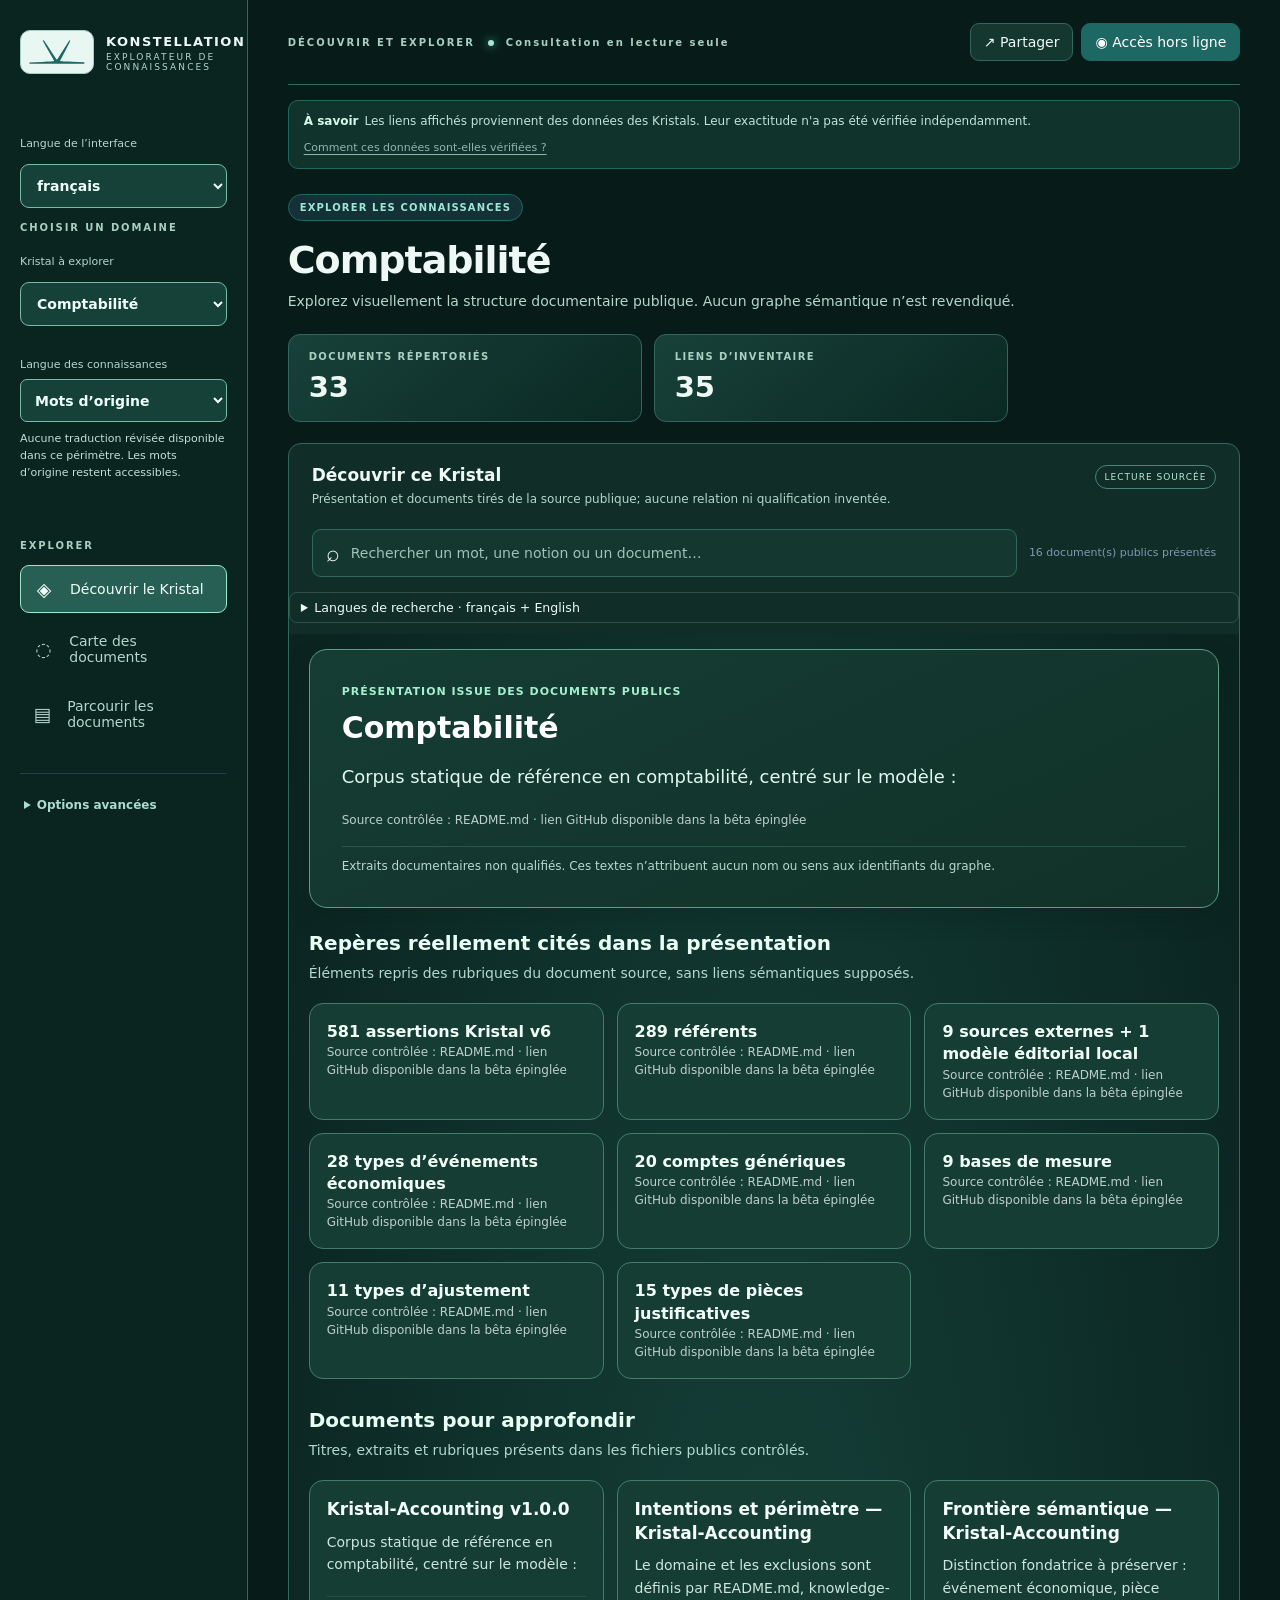
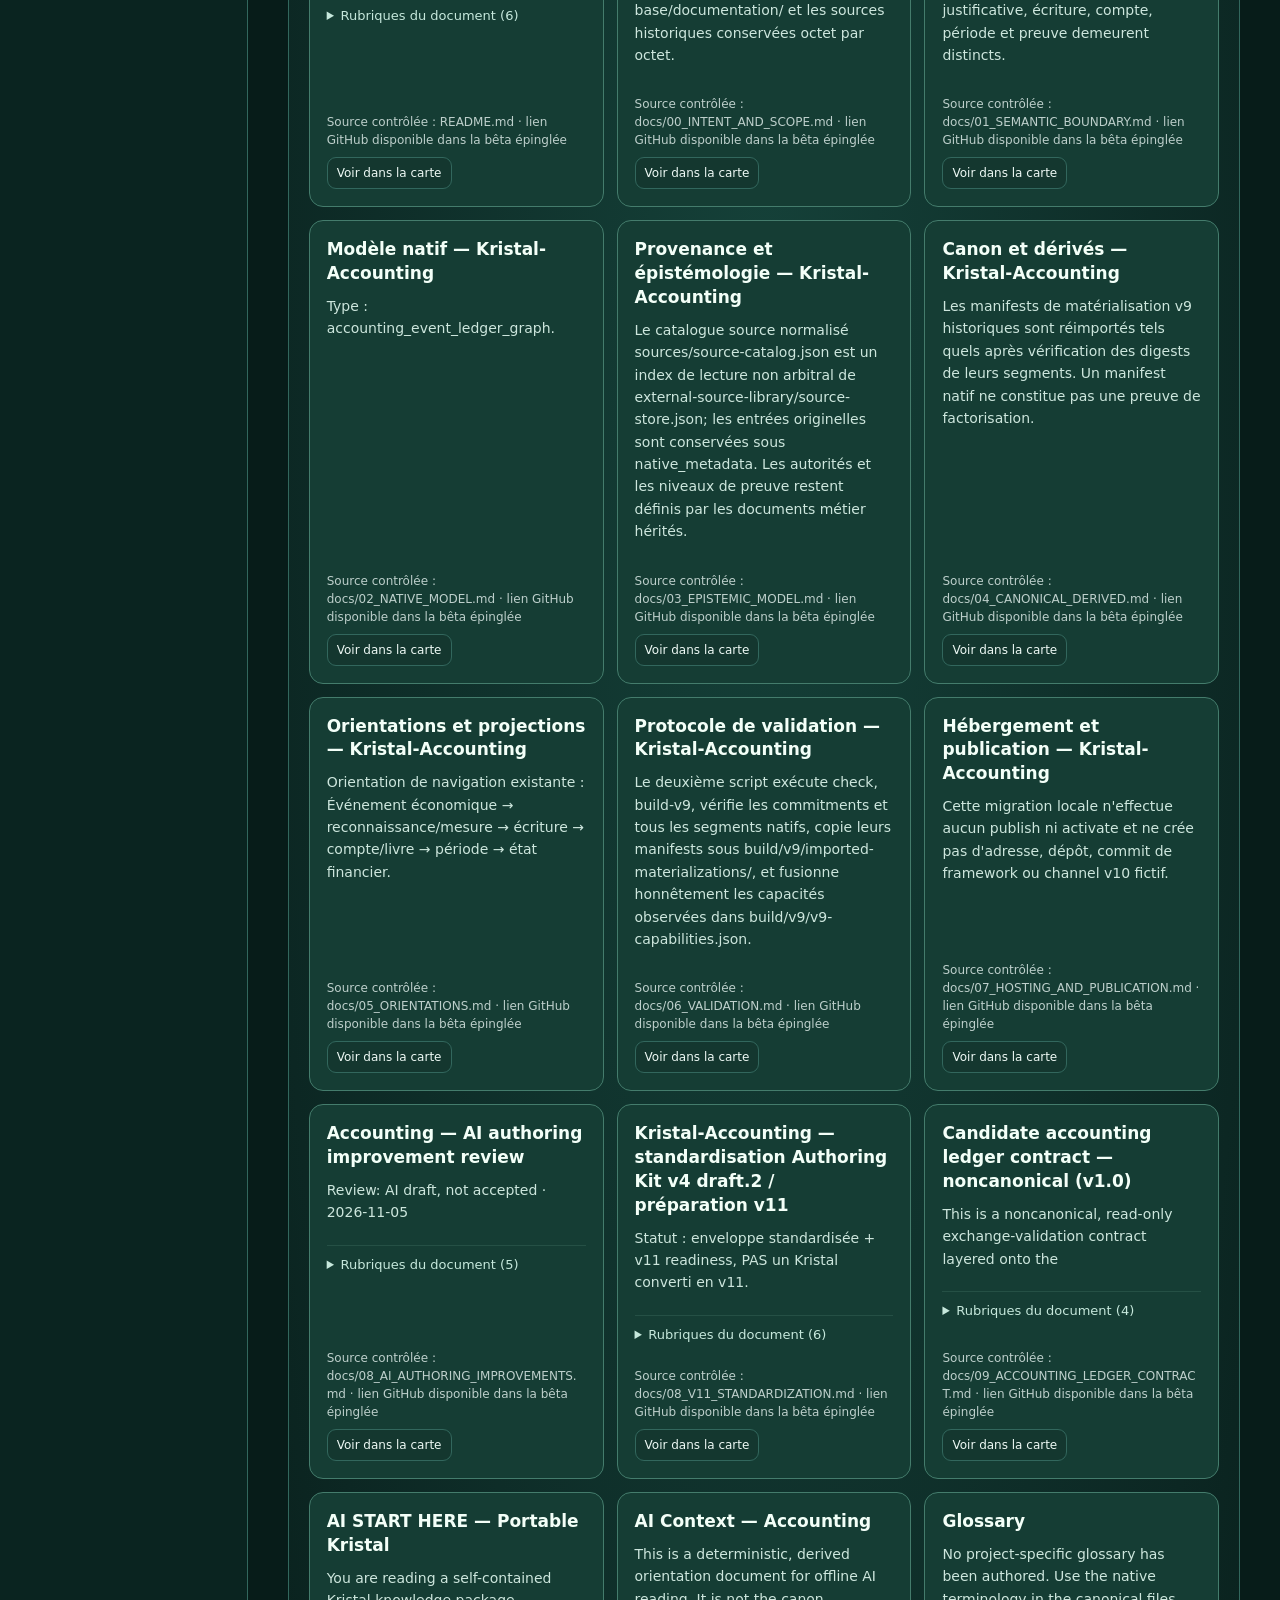
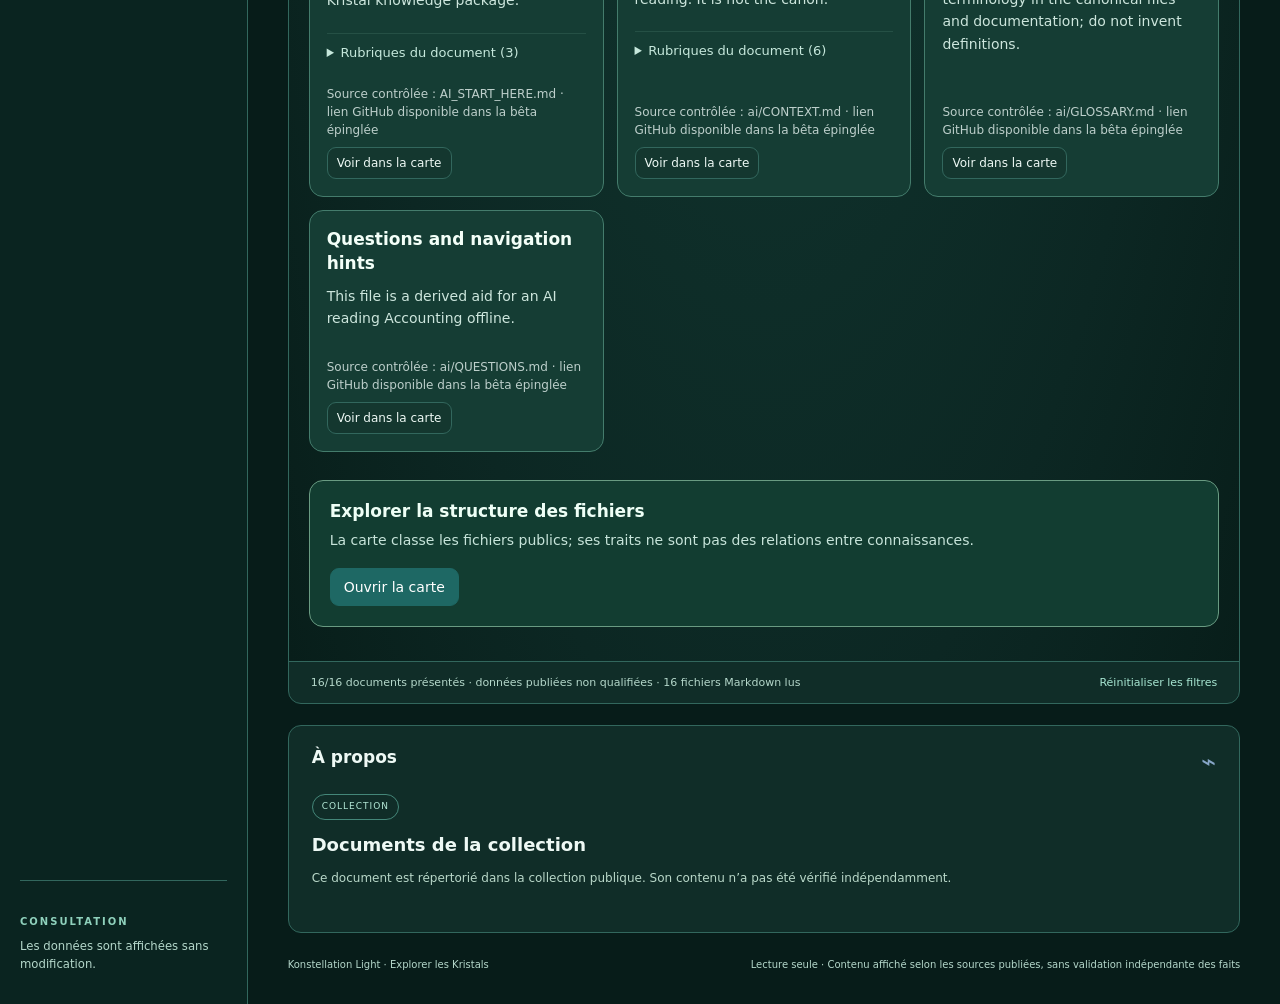
<file: light/site/index.html>
<!doctype html>
<html lang="fr">
<head>
  <meta charset="utf-8" />
  <meta name="viewport" content="width=device-width, initial-scale=1" />
  <meta name="color-scheme" content="dark" />
  <meta name="theme-color" content="#1e6864" />
  <meta http-equiv="Content-Security-Policy" content="default-src 'self'; script-src 'self'; style-src 'self'; connect-src 'self'; img-src 'self' data:; font-src 'self'; object-src 'none'; base-uri 'self'; form-action 'none'" />
  <meta name="description" content="Explorez les notions et les liens entre les connaissances des Kristals publics. Consultation en lecture seule." />
  <title>Konstellation Light · Kristal Explorer</title>
  <link rel="icon" type="image/svg+xml" href="./assets/logo_k.svg" />
  <link rel="stylesheet" href="./style.css" />
  <link rel="stylesheet" href="./visual-v17.css" />
  <link rel="stylesheet" href="./visual-v19.css" />
  <link rel="stylesheet" href="./visual-v20.css" />
  <link rel="stylesheet" href="./visual-v21.css" />
  <script type="module" src="./app.js"></script>
</head>
<body>
<div class="shell">
  <aside class="rail">
    <div class="brand"><img class="brand-logo" src="./assets/logo_k.svg" width="74" height="44" alt="Symbole Konstellation" /><div><strong>KONSTELLATION</strong><small data-ui="brand">EXPLORATEUR DE CONNAISSANCES</small></div></div>
    <label class="field-label" for="ui-language" data-ui="ui">Langue de l’interface</label><select id="ui-language" data-ui-aria="ui"></select><small id="ui-language-note" data-ui="partial"></small><div class="rail-label" data-ui="domain">CHOISIR UN DOMAINE</div>
    <label class="field-label" for="collection" data-ui="collection">Kristal à explorer</label>
    <select id="collection" data-ui-aria="collection" aria-label="Choisir un Kristal"><option>Chargement…</option></select>
    <div id="revision-row" class="revision-row" hidden>
      <label class="field-label" for="revision" data-ui="version">Version</label>
      <select id="revision" data-ui-aria="version" aria-label="Choisir une version"><option>—</option></select>
    </div>
    <div class="localization-row" id="localization-row"><label class="field-label" for="localization" data-ui="knowledge">Langue des connaissances</label><select id="localization" data-ui-aria="knowledge" aria-label="Langue des notions et définitions"></select><small id="localization-status" role="status" aria-live="polite"></small></div>
    <div class="rail-label views-label" data-ui="explore">EXPLORER</div>
    <nav aria-label="Explorer"><button type="button" class="view" data-lens="discover" data-ui-tail="discover"><span>◈</span> Découvrir le Kristal</button><button type="button" class="view active" data-lens="constellation" data-ui-tail="map"><span>◌</span> Explorer la carte</button><button type="button" class="view" data-lens="registry" data-ui-tail="registry"><span>▤</span> Explorer les notions</button></nav>
    <details id="advanced-tools" class="advanced-tools"><summary data-ui="advanced">Options avancées</summary>
      <nav aria-label="Vues avancées"><button type="button" class="view" data-lens="trace" data-ui-tail="trace"><span>◇</span> Vérification des données</button><button type="button" class="view" data-lens="compare" id="compare-tab" hidden data-ui-tail="compare"><span>⇆</span> Comparer les versions</button></nav>
      <label class="advanced-toggle" for="show-unnamed" data-ui-tail="unnamed"><input type="checkbox" id="show-unnamed" /> Explorer individuellement les notions sans nom (avancé)</label>
    </details>
    <div class="rail-bottom"><p>CONSULTATION</p><small data-ui="readOnlyNote">Les données sont affichées sans modification.</small></div>
  </aside>
  <main class="main">
    <header class="top"><div class="eyebrow">DÉCOUVRIR ET EXPLORER <span class="live-dot"></span> <span id="mode-label">Consultation des Kristals</span></div><div class="top-actions"><a id="back-ekole" class="button ghost" href="#" hidden>← Retour à Ekole</a><button id="share" type="button" class="button ghost" data-ui="share">↗ Partager</button><button id="offline" type="button" class="button accent" data-ui="offline">◉ Accès hors ligne</button></div></header>
    <div class="c4-disclosure" role="note">
      <strong data-ui="notice">À savoir</strong><span data-ui="noticeBody">Les liens affichés proviennent des données des Kristals. Leur exactitude n'a pas été vérifiée indépendamment.</span>
      <details><summary data-ui="noticeQuestion">Comment ces données sont-elles vérifiées ?</summary>
        <p data-ui="noticeDetail">Les fichiers sont contrôlés pour détecter les modifications accidentelles. Ce contrôle ne prouve ni l'exactitude de chaque information, ni la validation de sa publication. Les données d'origine ne sont pas modifiées.</p>
      </details>
    </div>
    <section class="heading"><div><div class="chip">EXPLORER LES CONNAISSANCES</div><h1 id="title" data-ui="choose">Choisissez un Kristal</h1><p id="subtitle">Découvrez les notions et leurs liens.</p></div></section>
    <section class="metrics" aria-label="Contenu du Kristal"><div class="metric"><span id="metric-members-label">ÉLÉMENTS NOMMÉS</span><strong id="metric-members">—</strong></div><div class="metric"><span id="metric-relations-label">LIENS DÉCLARÉS</span><strong id="metric-relations">—</strong></div></section>
    <section class="workspace"><div class="explore"><div class="panel-heading"><div><h2 id="panel-title">Carte des connaissances</h2><p id="panel-hint">Cliquez sur une bulle pour explorer ses liens.</p></div><span class="view-tag" id="view-tag">CARTE</span><a id="open-full" class="embed-open" href="./" data-ui="full">↗ Plein écran</a></div><div class="search-row"><label class="search"><span aria-hidden="true">⌕</span><input id="search" data-ui-placeholder="search" type="search" placeholder="Rechercher un mot, une notion ou un document…" aria-label="Rechercher dans le Kristal" autocomplete="off" /></label><span id="count" class="results"></span></div><details id="search-languages" class="search-languages"><summary id="search-language-summary">Langues de recherche · Français + English</summary><div class="search-language-content"><p id="search-language-defaults"></p><label for="search-language-add" data-ui="add">Ajouter une langue disponible</label><select id="search-language-add"><option value="">—</option></select><div id="search-language-extras" class="search-language-extras"></div><button type="button" id="search-language-reset" class="button ghost" data-ui="resetLang">Rétablir les langues par défaut</button><label class="search-original" data-ui-tail="original"><input type="checkbox" id="search-original" /> Inclure les textes d’origine (langue non déclarée)</label><small id="search-language-status" role="status" aria-live="polite"></small></div></details><div id="graph-controls" class="graph-controls"><label for="satellites">Voisins lisibles par page <strong id="satellites-count">6</strong></label><input type="range" id="satellites" min="3" max="8" step="1" value="6" aria-label="Nombre maximal de bulles autour de la notion centrale"/><button id="graph-back" type="button" class="button ghost" disabled data-ui="back">← Précédent</button><button id="graph-home" type="button" class="button ghost" data-ui="home">⌂ Départ</button></div><div id="reader-trail" class="v19-trail" aria-label="Historique de navigation" hidden></div><div id="visual" class="visual" aria-live="polite"><div class="loading" data-ui="loading">Chargement du catalogue…</div></div><div class="panel-foot"><span id="truncation">Affichage progressif</span><button id="reset" type="button" class="link-button" data-ui="reset">Réinitialiser les filtres</button></div></div><aside class="inspector" aria-label="À propos de l'élément sélectionné"><div class="panel-heading"><h2 data-ui="about">À propos</h2><span class="inspector-icon">⌁</span></div><div id="inspection" class="inspection"><p>Choisissez une notion pour voir sa description et ses liens.</p></div></aside></section>
    <footer class="footer"><span>Konstellation Light · Explorer les Kristals</span><span data-ui="footer">Lecture seule · Contenu affiché selon les sources publiées, sans validation indépendante des faits</span></footer>
  </main>
</div>
<div id="toast" role="status" aria-live="polite" class="toast" hidden></div>
</body>
</html>
</file>
<file: light/site/style.css>
:root{--brand:#1e6864;--brand-hover:#277d78;--brand-light:#9fe1d3;--brand-soft:#153c39;font-family:Inter,ui-sans-serif,system-ui,-apple-system,BlinkMacSystemFont,"Segoe UI",sans-serif;color:#e6ebf4;background:#0b101c;font-synthesis:none;font-size:14px}*{box-sizing:border-box}body{margin:0;min-height:100vh}button,input,select{font:inherit}button{cursor:pointer}a{color:var(--brand-light)}button:focus-visible,input:focus-visible,select:focus-visible,a:focus-visible,[tabindex]:focus-visible{outline:2px solid var(--brand-light);outline-offset:3px}.shell{display:grid;grid-template-columns:248px minmax(0,1fr);min-height:100vh}.rail{border-right:1px solid #273042;background:#0e1523;padding:30px 20px;display:flex;flex-direction:column;gap:14px}.brand{display:flex;align-items:center;gap:12px;margin-bottom:41px}.brand-logo{display:block;width:74px;height:44px;object-fit:contain;flex:none;padding:7px 8px;border-radius:10px;border:1px solid #a4cfc4;background:#e9f7f2}.brand strong{font-size:13px;letter-spacing:1.5px}.brand small{display:block;margin-top:3px;font-size:9px;letter-spacing:2.1px;color:#7c92ad}.rail-label{font-size:10px;letter-spacing:1.9px;font-weight:800;color:#7085a3}.field-label{color:#8c9db4;font-size:11px;margin-top:8px}.rail select{appearance:none;width:100%;border:1px solid #36435c;border-radius:9px;background:#171f30;color:#e3eaf6;padding:12px 28px 12px 12px;outline-offset:2px;background-image:linear-gradient(45deg,transparent 50%,#8ca4c2 50%),linear-gradient(135deg,#8ca4c2 50%,transparent 50%);background-position:calc(100% - 18px) 50%,calc(100% - 13px) 50%;background-size:5px 5px,5px 5px;background-repeat:no-repeat}.views-label{margin-top:33px;margin-bottom:0}.rail nav{display:grid;gap:7px}.view{display:flex;align-items:center;gap:15px;border:1px solid transparent;border-radius:9px;padding:12px;background:transparent;color:#8fa2ba;text-align:left}.view span{font-size:19px;width:22px;text-align:center}.view:hover{background:#182438;color:#fff}.view.active{background:var(--brand-soft);color:#ecfff9;border-color:var(--brand)}.rail-bottom{margin-top:auto;border-top:1px solid #273248;padding-top:25px}.rail-bottom p{color:#8fd1bc;letter-spacing:2px;font-size:10px;font-weight:800}.rail-bottom small{color:#8d9fb8;line-height:1.6}.main{min-width:0;padding:0 clamp(18px,3.1vw,52px)}.top{height:85px;display:flex;align-items:center;justify-content:space-between;gap:10px;border-bottom:1px solid #263045}.eyebrow{font-size:10px;letter-spacing:2px;color:#8a9ebb;font-weight:700}.live-dot{display:inline-block;margin:0 6px 0 8px;background:var(--brand-light);border-radius:100%;width:6px;height:6px;box-shadow:0 0 9px #44b993}.top-actions{display:flex;gap:8px}.button{border:1px solid #3d4d66;border-radius:9px;background:#171f31;color:#d7e4f5;padding:10px 13px;white-space:nowrap}.button:hover{border-color:var(--brand-light)}.button.accent{background:var(--brand);border-color:var(--brand);color:white}.heading{padding:34px 0 25px;display:flex;justify-content:space-between}.chip{display:inline-flex;gap:9px;border:1px solid var(--brand);border-radius:30px;padding:7px 11px;font-size:10px;font-weight:800;letter-spacing:1.15px;color:#9ee6d3;background:#133137}.chip span{opacity:.5}.heading h1{font-size:clamp(27px,3vw,38px);font-weight:630;letter-spacing:-1px;margin:17px 0 8px}.heading p{margin:0;color:#a2b1c6;max-width:770px;line-height:1.6}.metrics{display:grid;grid-template-columns:repeat(4,minmax(0,1fr));gap:12px;margin-bottom:21px}.metric{border:1px solid #2b384f;background:linear-gradient(145deg,#161e2e,#101725);border-radius:12px;padding:19px 20px;min-height:104px}.metric span{display:block;font-size:10px;letter-spacing:1.4px;color:#8396b1;font-weight:800}.metric strong{display:block;font-size:31px;font-weight:650;margin-top:8px}.metric strong.verified{font-size:15px;color:#78d8b5;letter-spacing:.2px;margin-top:18px}.workspace{display:grid;grid-template-columns:minmax(0,1fr) 295px;gap:15px;min-height:525px}.explore,.inspector{border:1px solid #2d3951;border-radius:13px;background:#121a2a;min-width:0}.explore{display:flex;flex-direction:column;overflow:hidden}.panel-heading{display:flex;justify-content:space-between;align-items:start;gap:10px;padding:21px 23px 15px}.panel-heading h2{margin:0;font-size:17px;font-weight:650}.panel-heading p{color:#8c9eba;margin:6px 0 0;font-size:12px;line-height:1.45}.view-tag{font-size:9px;letter-spacing:1px;border:1px solid #3c526a;border-radius:30px;padding:6px 9px;color:#93b2d4;white-space:nowrap}.search-row{padding:5px 23px 15px;display:flex;align-items:center;gap:12px}.search{display:flex;align-items:center;gap:9px;border:1px solid #3c4b62;background:#0d1524;border-radius:9px;padding:10px 13px;flex:1;min-width:0;color:#8196ad}.search span{font-size:23px}.search input{border:0;outline:0;background:transparent;color:#e7ecf5;width:100%;min-width:0}.search input::placeholder{color:#647892}.results{font-size:11px;color:#8198b5;white-space:nowrap}.visual{min-height:350px;flex:1;background:radial-gradient(ellipse at 52% 43%,#1c2a42 0%,#101827 58%,#101724 100%);position:relative;padding:10px 20px}.visual svg{width:100%;min-height:340px;max-height:455px}.graph-link{stroke:#456381;stroke-width:1.25;opacity:.7}.graph-node{cursor:pointer;outline:none}.graph-node circle{stroke:#7394b8;stroke-width:1.6;fill:#1d3957}.graph-node[data-kind="hosted_file"] circle{fill:#223344;stroke:#68809a}.graph-node[data-kind="logical_artifact"] circle{fill:#2c3157;stroke:#8884b5}.graph-node[data-selected="true"] circle{stroke:#8de1f5;stroke-width:3;filter:drop-shadow(0 0 6px #3c9dcd)}.graph-node text{pointer-events:none;fill:#dbe6f8;font-size:11px;text-anchor:middle}.graph-node .type-mark{font-size:11px;font-weight:bold;fill:#b4d6f9}.graph-node:hover circle,.graph-node:focus circle{stroke:#fff;stroke-width:3}.panel-foot{padding:14px 22px;border-top:1px solid #2d3951;display:flex;justify-content:space-between;gap:10px;color:#8295af;font-size:11px}.link-button{background:none;border:0;color:var(--brand-light);padding:0}.inspector{padding-bottom:12px}.inspector-icon{font-size:25px;color:#87a6c7}.inspection{padding:3px 23px 20px;color:#a7b6cb;font-size:12px;line-height:1.7;word-break:break-word}.inspection .kind{display:inline-flex;gap:4px;border:1px solid #45617a;border-radius:30px;padding:4px 9px;color:#a3d0f3;text-transform:uppercase;letter-spacing:1px;font-size:9px}.inspection h3{color:#f0f6fc;font-size:18px;line-height:1.4;margin:12px 0 5px;overflow-wrap:anywhere}.inspection dl{margin:18px 0}.inspection dt{color:#8197b0;font-size:10px;text-transform:uppercase;letter-spacing:1px;margin-top:14px}.inspection dd{margin:5px 0;color:#d2dded}.inspection code{word-break:break-all;color:#abd2f4}.inspection .note{border-left:2px solid var(--brand);padding-left:11px;margin-top:20px}.inspector-action{display:inline-flex;margin-top:10px;padding:8px 11px;border:1px solid var(--brand);border-radius:8px;color:var(--brand-light);text-decoration:none}.footer{color:#6e849f;display:flex;justify-content:space-between;gap:12px;font-size:10px;margin:24px 0 32px;line-height:1.5}.loading,.empty{display:grid;place-content:center;text-align:center;color:#a6b8cc;min-height:280px;line-height:1.8}.record-list{display:flex;flex-direction:column;gap:8px;padding:7px 2px}.record{display:flex;justify-content:space-between;align-items:center;gap:16px;text-align:left;padding:13px 16px;border:1px solid #34435b;background:#162236;border-radius:9px;color:#dae8f7}.record:hover,.record.selected{border-color:var(--brand-hover);background:#173632}.record main{min-width:0}.record strong{display:block;font-size:12px;font-weight:600;overflow-wrap:anywhere}.record small{display:block;color:#92aac5;font-size:10px;margin-top:4px}.record em{font-size:9px;font-style:normal;color:#9bb4cb;white-space:nowrap}.evidence{display:grid;gap:12px;padding:7px 0}.evidence-item{padding:16px;border:1px solid #3c4a61;background:#18243a;border-radius:9px;overflow-wrap:anywhere}.evidence-item small{display:block;color:#8da7c3;font-size:10px;letter-spacing:1px;text-transform:uppercase;margin-bottom:7px}.evidence-item strong{font-size:12px;line-height:1.6;word-break:break-all}.evidence-item .ok{color:#83d8b7}.diff-list{display:grid;gap:12px}.diff-list strong{color:#e6effe}.diff-item{display:block;font-size:11px;color:#a8bdd6;margin-top:7px}.toast{position:fixed;bottom:20px;right:20px;padding:12px 17px;background:#244665;color:#eef8ff;border:1px solid #4b9ac6;border-radius:9px;box-shadow:0 8px 28px #050a15;z-index:10}.toast[hidden]{display:none}.embed .rail,.embed .heading,.embed .metrics,.embed .footer,.embed .top{display:none}.embed .shell{grid-template-columns:1fr}.embed .main{padding:8px}.embed .workspace{min-height:390px;grid-template-columns:minmax(0,1fr) 260px}.embed .visual{min-height:275px}.embed .visual svg{min-height:280px}.embed .panel-heading{padding:12px 15px}.embed .search-row{padding:2px 15px 12px}.embed .inspector{font-size:11px}@media(max-width:1100px){.workspace{grid-template-columns:minmax(0,1fr)}.inspector{min-height:200px}.metrics{grid-template-columns:repeat(2,1fr)}}@media(max-width:720px){.shell{display:block}.rail{padding:14px 18px;gap:7px}.brand{margin:0 0 10px}.rail-bottom{display:none}.rail nav{display:flex;gap:5px;overflow:auto}.rail .view{white-space:nowrap;padding:8px;font-size:11px}.views-label{margin-top:10px}.rail select{max-width:100%}.top{height:auto;min-height:65px;flex-wrap:wrap;padding:12px 0}.top-actions{width:100%;justify-content:flex-start;flex-wrap:wrap}.heading{padding:20px 0}.metrics{gap:8px}.metric{padding:14px;min-height:90px}.metric strong{font-size:24px}.metric span{font-size:9px}.workspace{display:block}.inspector{margin-top:12px}.visual{padding:7px}.footer{flex-direction:column}.panel-heading,.search-row{padding-left:14px;padding-right:14px}.view-tag{display:none}.embed .workspace{display:block}.embed .inspector{display:none}.embed .visual{min-height:210px}.embed .visual svg{min-height:220px}}

.embed-open{display:none;color:#9cc9ef;text-decoration:none;font-size:11px;white-space:nowrap}.embed .embed-open{display:inline-block}

/* Light Next: child-friendly navigation budget, same-origin offline, keyboard accessible. */
.graph-controls {display:flex;flex-wrap:wrap;align-items:center;gap:10px 16px;padding:10px 23px;background:#162238;border-top:1px solid #2b4056;border-bottom:1px solid #2b4056}
.graph-controls[hidden]{display:none}
.graph-controls label{font-size:12px;color:#d5ebf2;white-space:nowrap}
.graph-controls label strong{display:inline-block;background:#1e6864;padding:3px 9px;border-radius:10px;margin-left:5px;color:white}
.graph-controls input[type=range]{width:clamp(110px,18vw,260px);min-width:95px;accent-color:#74d7ba;cursor:pointer}
.graph-controls button{padding:7px 10px;font-size:12px}
.graph-controls button:disabled{opacity:.35;cursor:not-allowed}
.graph-empty{text-align:center;font-size:12px;color:#a1b8c8;margin:0 0 16px}
.graph-node[data-selected="true"] circle{fill:var(--brand);stroke:#8bedd7}
@media(max-width:700px){.graph-controls{padding:12px;gap:8px}.graph-controls label{width:100%}.graph-controls input[type=range]{flex:1;min-width:130px}}

.top-actions a.button {display:inline-flex;text-decoration:none;align-items:center}
.top-actions a[hidden]{display:none}

/* C4: persistent distinction between byte integrity and publication authority. */
.c4-disclosure{margin:20px 0 0;padding:12px 16px;background:#142f2d;border:1px solid #1e6864;border-radius:10px;color:#b8dad1;font-size:11px;line-height:1.7}
.c4-disclosure strong{color:#7fe6cc;font-size:10px;letter-spacing:.08em;margin-right:6px}
.brand-logo:hover{border-color:var(--brand-hover)}
.button.accent{background:var(--brand);border-color:var(--brand)}
.button.accent:hover{background:var(--brand-hover);border-color:var(--brand-light)}
.graph-node[data-selected="true"] circle{fill:#1e6864;stroke:#a4f0db}
.embed .c4-disclosure{display:none}

/* Ephemeral, non-interactive second-ring preview. */
.graph-secondary-preview { pointer-events: none; animation: secondary-appear .16s ease-out both; }
.graph-secondary-preview line { stroke: #88d7c5; stroke-width: 1.2; stroke-dasharray: 5 4; opacity: .85; }
.graph-secondary-preview circle { fill: #17473f; stroke: #a0e3d4; stroke-width: 1.5; filter: drop-shadow(0 2px 4px #061c23); }
.graph-secondary-preview .preview-halo { fill: #408a78; fill-opacity: .22; stroke: #8de4cb; stroke-opacity: .7; }
.graph-secondary-preview .preview-label { fill: #e5fff5; font-size: 10px; font-weight: 650; text-anchor: middle; paint-order: stroke; stroke: #0e2230; stroke-width: 3px; stroke-linejoin: round; }
.graph-portrait-indicator { cursor: pointer; outline: none; }
.graph-portrait-indicator circle { fill: #268f83; stroke: #effff8; stroke-width: 1.5; }
.graph-portrait-indicator text { pointer-events: none; fill: white; font-size: 12px; font-weight: 800; text-anchor: middle; }
.graph-portrait-indicator:hover circle, .graph-portrait-indicator:focus circle { fill: #126b67; stroke: white; stroke-width: 2.5; }
.node-portrait-card { position: absolute; z-index: 6; right: 14px; top: 16px; width: min(290px, calc(100% - 28px)); max-height: 92%; overflow: auto; padding: 18px; border: 1px solid #4a9e9b; border-radius: 12px; color: #d4eaf5; background: #14283b; box-shadow: 0 12px 35px #050e20e0; font-size: 12px; line-height: 1.5; overflow-wrap: anywhere; }
.node-portrait-card .portrait-close { position: absolute; right: 10px; top: 7px; background: transparent; border: 0; font-size: 23px; color: #b8dadd; cursor: pointer; }
.node-portrait-card .portrait-kind { color: #8cdbc7; font-size: 10px; letter-spacing: 1.6px; font-weight: 750; }
.node-portrait-card .portrait-visual { display: grid; place-items: center; margin-top: 10px; width: 100%; height: 125px; border-radius: 9px; background: linear-gradient(130deg,#21465d,#24675e); font-size: 56px; color: #a9e9d6; overflow: hidden; }
.node-portrait-card .portrait-visual img { width: 100%; height: 100%; object-fit: contain; }
.node-portrait-card h3 { margin: 12px 0 5px; font-size: 18px; line-height: 1.3; color: #f0faff; }
.node-portrait-card p { margin: 9px 0; }
.node-portrait-card .portrait-field { border-top: 1px solid #355466; padding: 8px 0; display: grid; gap: 3px; }
.node-portrait-card .portrait-field strong { text-transform: uppercase; font-size: 10px; color: #8caebd; letter-spacing: .06em; }
.node-portrait-card .portrait-note { border-top: 1px solid #355466; padding-top: 10px; color: #8caebe; font-size: 10px; }
@keyframes secondary-appear { from { opacity: 0; } to { opacity: 1; } }
@media (prefers-reduced-motion: reduce) { .graph-secondary-preview { animation: none; } }

.graph-hint { color:#a9c4d1; font-size:11px; text-align:center; margin:0 8px 12px; line-height:1.5; }

/* Visitor-first interface: preserve all source evidence, show it only on demand. */
.revision-row { display:flex;flex-direction:column;gap:6px; }
.revision-row[hidden], .view[hidden], .advanced-tools [hidden] {display:none!important}
.advanced-tools {margin-top:16px;border-top:1px solid #283c4d;padding-top:16px;color:#a9c3cd}
.advanced-tools>summary {cursor:pointer;color:#acdacc;font-size:12px;font-weight:600;padding:8px 4px;list-style:revert}
.advanced-tools>nav {margin-top:8px;display:grid;gap:3px}
.advanced-tools .view {width:100%;font-size:11px;padding:10px;gap:10px}
.advanced-tools .view span {font-size:16px}
.advanced-toggle {display:flex;align-items:center;gap:9px;padding:12px 5px;color:#c4d9d7;font-size:11px;line-height:1.4;cursor:pointer}
.advanced-toggle input {width:16px;height:16px;flex:none;accent-color:var(--brand-light)}
.advanced-export {border:0;background:none}
.c4-disclosure {margin:15px 0 0;background:#132126;border-color:#345451;color:#bdd5cf;padding:10px 15px;font-size:12px}
.c4-disclosure strong {color:#a7dfd2;font-size:12px;letter-spacing:0;text-transform:none}
.c4-disclosure details {margin-top:6px;color:#91b4ae}
.c4-disclosure details summary {cursor:pointer;display:inline-block;font-size:11px;text-decoration:underline;text-underline-offset:3px}
.c4-disclosure details p {line-height:1.6;margin:8px 0 0}
.heading {padding:25px 0 22px}
.metrics {grid-template-columns:repeat(2,minmax(0,1fr));max-width:720px}
.metric {min-height:88px;padding:16px 20px}
.metric strong {font-size:29px}
.inspection .relation-heading {margin:20px 0 10px;color:#e7f6f3;font-size:13px;font-weight:650;line-height:1.4}
.inspection .node-description {color:#c4d9df;font-size:12px;line-height:1.6;margin-top:10px}
.relation-list {display:grid;gap:7px;margin-bottom:10px}
.relation-entry {display:block;width:100%;border:1px solid #35535d;border-radius:9px;background:#142938;text-align:left;color:#f3faf8;padding:11px 12px;white-space:normal}
.relation-entry:hover,.relation-entry:focus-visible {background:#173e3b;border-color:#5eaea2}
.relation-entry strong {display:block;font-size:12px;line-height:1.35;overflow-wrap:anywhere}
.relation-entry small {display:block;font-size:11px;font-weight:400;color:#9bcdbf;margin-top:4px;line-height:1.4;overflow-wrap:anywhere}
.technical-details,.more-relations,.provenance-details {margin-top:16px;border:1px solid #34515d;border-radius:9px;padding:10px 12px;background:#142130;color:#bfced8;overflow-wrap:anywhere}
.technical-details>summary,.more-relations>summary,.provenance-details>summary {cursor:pointer;color:#a6d8c9;font-size:12px;font-weight:600;line-height:1.5}
.technical-details dl {margin:12px 0;}
.technical-details dt {font-size:10px;margin-top:12px;letter-spacing:.4px}
.technical-details dd {font-size:11px;color:#c3d4db;word-break:break-word}
.more-relations .relation-list {margin:12px 0}
.more-relations .link-button {margin:7px 0 4px;cursor:pointer}
.provenance-item {padding:8px 0;border-top:1px solid #354251;display:grid;gap:4px}
.provenance-item strong {font-size:11px;color:#e4eff0}
.provenance-item small {font-size:10px;color:#9ab2c0;overflow-wrap:anywhere}
.inspection .subtle-hint {color:#a7c1c7;font-size:12px}
.public-node-facts {margin:10px 0 16px}
.evidence>.technical-details {margin-top:4px}
.evidence>.technical-details .evidence {padding-top:12px}
.inspector-action {margin-right:8px;margin-bottom:9px;font-size:11px}
@media(max-width:720px) {
  .metrics{max-width:none;grid-template-columns:repeat(2,minmax(0,1fr))}
  .advanced-tools>nav {display:flex;flex-wrap:wrap;gap:6px}
  .advanced-tools .view {width:auto}
}

/* Optional, lazy multilingual reader sidecars. The rest of the UI is still French. */
.localization-row { display:grid; gap:8px; padding:10px 0 12px; }
.localization-row[hidden] {display:none;}
.localization-row select {width:100%; min-width:0; padding:10px; border-radius:7px;}
.localization-row small {color:var(--muted, #778);line-height:1.45;}
.node-definition {white-space:pre-line;overflow-wrap:anywhere;}


/* BETA-126 visual correction — spruce green palette rooted in #1e6864.
   Reader presentation only; canonical source data and C1-C4 are unchanged. */
:root {
  --brand:#1e6864;
  --brand-hover:#287b73;
  --brand-light:#a7e6d2;
  --brand-soft:#174840;
  --forest-bg:#071c19;
  --forest-rail:#0a2420;
  --forest-panel:#102d28;
  --forest-raised:#14372f;
  --forest-edge:#32675d;
  --forest-copy:#eef9f5;
  --forest-muted:#b4d7ca;
  background:var(--forest-bg);
  color:var(--forest-copy);
}
body,.main {background:var(--forest-bg);color:var(--forest-copy)}
.rail {background:var(--forest-rail);border-right-color:var(--forest-edge)}
.rail-bottom,.top,.panel-foot {border-color:var(--forest-edge)}
.rail-label,.eyebrow,.metric span {color:#a8cfbf}
.brand small,.field-label,.rail-bottom small,.heading p,.panel-heading p,
.inspection,.inspection dt,.footer,.panel-foot,.record small,.graph-hint,.graph-empty {color:var(--forest-muted)}
.rail select,.button,.search,.record,.evidence-item,.technical-details,
.more-relations,.provenance-details {background:var(--forest-raised);border-color:var(--forest-edge);color:var(--forest-copy)}
.rail select {background-image:linear-gradient(45deg,transparent 50%,#a7e6d2 50%),linear-gradient(135deg,#a7e6d2 50%,transparent 50%)}
.view {color:var(--forest-muted)}
.view:hover {background:#19473d;color:#f7fffd}
.view.active {background:var(--brand);border-color:#72c3ab;color:white}
.metric {background:linear-gradient(140deg,#174139,#0b2923);border-color:var(--forest-edge)}
.explore,.inspector,.node-portrait-card {background:var(--forest-panel);border-color:var(--forest-edge)}
.graph-controls {background:#143b34;border-color:var(--forest-edge)}
.visual {background:radial-gradient(ellipse at 50% 40%,#154139 0%,#0c2723 75%,#081e1a 100%)}
.search input {color:var(--forest-copy)}
.search input::placeholder {color:#9bc5b5}
.button.accent,.graph-controls label strong {background:var(--brand);color:white}
.view-tag,.inspection .kind {border-color:#448779;color:#b5ead8}
.inspection h3,.inspection dd,.inspection .relation-heading {color:var(--forest-copy)}
.relation-entry {background:#163c34;border-color:var(--forest-edge)}
.relation-entry:hover {background:#1f5347}
.record:hover,.record.selected {background:#1b4c40}
.c4-disclosure {background:#10332c;border-color:var(--brand);color:#c0e4d7}
.c4-disclosure strong {color:#d8f9ea}
.toast {background:#1e6864;border-color:#88d6ba;color:#fff;box-shadow:0 8px 28px #05140e}
.graph-node circle {stroke:#7dc5ae}
.graph-node text {fill:#e5fbf4}
.graph-node[data-selected="true"] circle {fill:var(--brand);stroke:#b9f5de}
.graph-node-unlabeled circle {fill:#28554a;stroke:#91c6b4;stroke-dasharray:4 3}
.graph-node-secondary circle {fill:#225246;stroke:#9ed8bf;stroke-width:1.7;stroke-dasharray:3 3}
.graph-node-secondary text {font-size:10px;fill:#c8f1e4}
.graph-link-secondary {stroke:#81d7b5;stroke-width:1.4;stroke-dasharray:6 5;opacity:.85}
.graph-layers-legend {display:flex;justify-content:center;flex-wrap:wrap;gap:12px;margin:0 8px 12px;font-size:11px;color:#c5e7d9}
.graph-legend-direct {color:#b5f1dc}
.graph-legend-secondary {color:#9bdbbe}
.graph-browse-connected {display:block;margin:0 auto 16px;padding:9px 13px;background:var(--brand);border:1px solid #91d7bf;border-radius:8px;color:white}
.graph-browse-connected:hover {background:var(--brand-hover)}


/* Reader wording / selector accessibility — no technical values in the UI. */
.rail select, .localization-row select {
  color:#effff9; background-color:#154138; border:1px solid #78bca6;
  appearance:auto; background-image:none; min-height:43px;
  font-weight:600; line-height:1.4; cursor:pointer;
}
.rail select option {background:#14372f;color:#f7fff9}
.rail select:focus-visible {outline:2px solid #b9f5de;outline-offset:2px}
.localization-row small {font-size:11px;line-height:1.55;color:#c1dfd4}
.inspection .subtle-hint {line-height:1.6;color:#b9d8c9}
@media(max-width:720px){
  .visual svg{min-height:420px;max-height:none}
  .search-row{flex-wrap:wrap}
  .search-row .results{width:100%;white-space:normal}
  .graph-controls{gap:10px}
  .inspector{margin-top:16px}
}


/* READER-126: true names first, anonymous connections grouped, document index,
   accessible narrow-screen relation list. Presentation only. */
.reader-overview{margin:12px 4px 18px;padding:20px;border:1px solid #4a8976;
  border-radius:13px;background:linear-gradient(145deg,#17463a,#102e28);color:#e9fff5}
.reader-overview h3{font-size:19px;line-height:1.3;margin:0 0 12px;color:#f0fff9}
.reader-overview p{font-size:14px;line-height:1.65;margin:8px 0;color:#cee9dc}
.reader-overview .button{margin-top:14px}
.reader-muted{font-size:13px;line-height:1.6;color:#b6d8c9}
.reader-named-list .record{min-height:55px;line-height:1.5}
.reader-named-list .record strong{font-size:14px}
.reader-doc-group,.reader-unnamed-group{border:1px solid #3f7566;border-radius:12px;
  background:#13382e;margin:12px 4px;padding:12px 15px}
.reader-doc-group>summary,.reader-unnamed-group>summary{font-size:15px;font-weight:700;
  line-height:1.5;color:#e6fff4;cursor:pointer;padding:7px 0}
.reader-doc-list{display:grid;gap:8px;padding:12px 0 5px}
.reader-doc-row{display:flex;align-items:center;justify-content:space-between;gap:14px;
  flex-wrap:wrap;padding:11px 12px;background:#102e27;border:1px solid #366b5b;border-radius:9px}
.reader-doc-title{font-size:14px;line-height:1.5;color:#f0fff8;text-align:left;
  background:none;border:0;padding:3px 0;white-space:normal}
.reader-doc-title:hover{text-decoration:underline}
.reader-doc-source{font-size:12px;color:#b5eed9;text-decoration:underline;text-underline-offset:3px}
.reader-unnamed-list{display:flex;gap:8px;flex-wrap:wrap;max-height:280px;overflow:auto;padding:12px 0}
.reader-unnamed-link{font-size:12px;line-height:1.4;background:#194337;color:#e8fff4;
  border:1px solid #649e88;border-radius:8px;padding:9px 11px;white-space:normal}
.reader-grouped-hint{margin:15px 0;padding:12px 13px;font-size:13px;line-height:1.55;
  border-left:3px solid #88cbb1;border-radius:5px;background:#194136;color:#dcf4ea}
.reader-mobile-map{display:none}
@media(max-width:720px){
  .reader-overview{padding:15px;margin:6px 0 14px}
  .reader-overview h3{font-size:18px}
  .reader-overview p{font-size:14px}
  .reader-doc-group,.reader-unnamed-group{margin:9px 0;padding:10px}
  .reader-doc-title{min-height:36px;font-size:15px}
  .reader-doc-source{display:block;min-height:32px;padding-top:8px}
  .reader-doc-row{display:block}
  .reader-graph-svg{display:none!important}
  .reader-mobile-map{display:grid;gap:10px;margin:5px 0 15px;padding:10px 3px}
  .reader-mobile-map h3{margin:0 0 4px;font-size:18px;line-height:1.4;color:#f3fff9}
  .reader-mobile-link{background:#163d33;border:1px solid #538d75;color:#f2fff8;
    text-align:left;display:grid;gap:6px;min-height:59px;padding:12px 14px;
    border-radius:10px;white-space:normal}
  .reader-mobile-link strong{font-size:15px;line-height:1.45;overflow-wrap:anywhere}
  .reader-mobile-link small{font-size:12px;line-height:1.4;color:#c0e4d5}
  .reader-mobile-link:focus-visible{outline:3px solid #b7f1d8}
  .reader-named-list .record strong{font-size:15px}
  .visual{min-height:180px}
  .visual:has(.reader-overview){min-height:160px}
}


/* Lot finition lecteur 126: readable, reversible presentation; brand #1e6864. */
.reader-actions {display:flex;flex-wrap:wrap;gap:10px;margin-top:14px}
.reader-actions .button {min-height:42px;line-height:1.35;white-space:normal}
.reader-relations-browser {display:grid;grid-template-columns:repeat(2,minmax(0,1fr));
  gap:9px;margin:18px 10px;padding:16px;border:1px solid #467c6a;
  border-radius:12px;background:#0d3028}
.reader-relations-browser>h3,.reader-relations-browser>p,.reader-relations-browser>details,
.reader-relations-browser>.button {grid-column:1/-1}
.reader-relations-browser>h3 {font-size:16px;line-height:1.4;color:#effff8;margin:0 0 2px}
.reader-relations-browser>.reader-muted {margin:0 0 7px}
.reader-relations-browser .reader-mobile-link {display:grid;min-width:0;min-height:59px;
  text-align:left;gap:5px;padding:11px 13px;border:1px solid #5a9884;
  border-radius:9px;background:#17443a;color:#f3fff9;cursor:pointer}
.reader-relations-browser .reader-mobile-link:hover {background:#215747;border-color:#a9dbc6}
.reader-relations-browser .reader-mobile-link:focus-visible,
.reader-doc-title:focus-visible,.reader-doc-source:focus-visible,
.reader-relations-browser summary:focus-visible,.reader-actions button:focus-visible {
  outline:3px solid #b6f3db;outline-offset:3px}
.reader-relations-browser .reader-mobile-link strong{font-size:14px;font-weight:700;
  overflow-wrap:anywhere;line-height:1.45}
.reader-relations-browser .reader-mobile-link small{font-size:12px;color:#c8e8dc;line-height:1.4}
.reader-relations-extra {padding:9px 3px;border-top:1px solid #4d8874}
.reader-relations-extra summary {cursor:pointer;font-weight:700;color:#d5f6e9;padding:9px}
.reader-extra-list {display:grid;grid-template-columns:repeat(2,minmax(0,1fr));gap:9px;margin-top:9px}
.reader-doc-row.selected {border-color:#a6ebd1;background:#205346}
.reader-doc-title[aria-pressed=true]{font-weight:750;text-decoration:underline;text-decoration-color:#b4ebd9}
.inspection h3 {overflow-wrap:anywhere}
.graph-node {outline:0}
.graph-node:focus-visible circle, .graph-node-secondary:focus-visible circle {
  stroke:#f4fffa;stroke-width:3;filter:drop-shadow(0 0 6px #8bdcbd)}
/* Native title/aria labels and the companion list hold full names; text on
   crowded constellations is deliberately limited to a handful of labels. */
.reader-graph-svg {overflow:visible}
@media(max-width:720px){
  .reader-graph-svg{display:none!important}
  .reader-relations-browser {grid-template-columns:minmax(0,1fr);margin:6px 0 12px;padding:12px;
    background:#102f28}
  .reader-extra-list{grid-template-columns:minmax(0,1fr)}
  .reader-relations-browser .reader-mobile-link strong{font-size:15px}
  .graph-controls label[for=satellites],.graph-controls input#satellites {display:none}
  .reader-actions{flex-direction:column}
  .reader-actions button{width:100%;text-align:center;justify-content:center}
  .reader-doc-row{scroll-margin-top:16px}
  .inspector{scroll-margin-top:18px}
}
@media(prefers-reduced-motion:reduce){
  .graph-secondary-preview{animation:none}
  *{scroll-behavior:auto!important}
}

/* Lecture 126 : compact mobile header + reader-only media inventory. */
.reader-media-summary{margin:18px 0;padding:16px 18px;border:1px solid #3e806d;border-radius:12px;background:#11372d}
.reader-media-summary h3{margin:0 0 9px;font-size:17px;color:#ebfff7}
.reader-media-groups{margin:7px 0 0;padding-left:22px;color:#d0eadf;line-height:1.75}
.reader-media-summary .reader-muted{margin:5px 0 8px}

@media(max-width:720px){
  .rail{display:grid;grid-template-columns:minmax(0,1fr) minmax(0,1fr);gap:6px 10px;padding:9px 12px 12px}
  .rail .brand{grid-column:1/-1;margin:0;gap:9px}
  .brand-logo{width:48px;height:31px;padding:4px 6px;border-radius:7px}
  .brand strong{font-size:12px;letter-spacing:.7px}
  .brand small{font-size:8px;letter-spacing:1px;margin-top:1px}
  .rail .rail-label{display:none}
  .rail>.field-label{grid-column:1;font-size:10px;margin:0;align-self:end}
  .rail>#collection{grid-column:1;min-width:0;align-self:start;padding:9px 24px 9px 10px;font-size:12px}
  .rail>.localization-row{grid-column:2;grid-row:2/4;min-width:0;gap:3px;padding:0}
  .localization-row>.field-label{margin:0;font-size:10px}
  .rail .localization-row select{padding:9px 24px 9px 10px;font-size:12px}
  .rail #localization-status{font-size:10px;line-height:1.25}
  .rail #revision-row{grid-column:1/-1}
  .rail>nav{grid-column:1/-1;gap:5px;padding-top:2px}
  .rail .view{flex:1;justify-content:center;font-size:11px;gap:5px;padding:7px 5px;white-space:normal;line-height:1.2}
  .rail .view span{width:auto;font-size:15px}
  .rail>.advanced-tools{grid-column:1/-1;font-size:11px;margin:0;padding:0}
  .top{min-height:0;padding:7px 0;height:auto}
  .top .eyebrow{display:none}
  .top-actions{gap:6px;flex-wrap:nowrap;justify-content:flex-start}
  .top-actions .button{font-size:11px;padding:7px 8px;white-space:normal;text-align:center}
  .heading{padding:12px 0 11px}
  .heading h1{font-size:26px;margin:7px 0 5px}
  .heading p{line-height:1.4;font-size:12px}
  .heading .chip{font-size:8px;padding:5px 8px}
  .metrics{margin-bottom:12px}
  .metric{min-height:76px;padding:10px 12px}
  .metric strong{font-size:24px;margin-top:5px}
  .reader-media-summary{padding:12px;margin:10px 0}
}

/* ML-02: independent, compact language scope */
.search-languages { margin:0 0 .8rem; padding:.5rem .8rem; border:1px solid rgba(150,180,180,.25); border-radius:8px; }
.search-languages summary { cursor:pointer; font-size:.9rem; }
.search-language-content { display:grid; gap:.55rem; padding-top:.5rem; }
.search-language-content p { margin:0; }
.search-language-extras { display:flex; flex-wrap:wrap; gap:.35rem; }
.search-language-extras button { white-space:normal; }
.search-original { display:flex; align-items:center; gap:.5rem; }
.search-language-content small { line-height:1.4; }
.ml-result-match { display:block; margin-top:.3rem; font-size:.85em; opacity:.85; overflow-wrap:anywhere; }
.ml-search-results { display:grid; gap:.6rem; }
.ml-search-results .record { width:100%; text-align:start; }
</file>
<file: light/site/visual-v17.css>
/* Presentation derived from public bundles. No semantic inference. */
/* V17 — Le visuel d'abord, sans inférence sémantique. */
.reader-doc-svg{display:block;min-height:400px;overflow:visible}
.document-cluster-link{fill:none;stroke:#65c3a1;stroke-width:1.7;stroke-dasharray:6 7;opacity:.63}
.graph-doc-hub circle{fill:#1c7963;stroke:#c0ffe2;stroke-width:3}
.graph-doc-hub .type-mark{font-size:28px;fill:#edfff6}
.graph-doc-center-label{font-size:15px!important;font-weight:750;fill:#e8fff3!important;paint-order:stroke;stroke:#0a2b24;stroke-width:4px}
.graph-doc-category circle{fill:#265b64;stroke:#97e3d5;stroke-width:2.2}
.graph-doc-file circle{fill:#255a48;stroke:#b3ead1;stroke-width:2}
.doc-category-presentation circle{fill:#285c78}
.doc-category-documentation circle{fill:#266d59}
.doc-category-tests circle{fill:#6a4c68}
.doc-category-data circle{fill:#70583b}
.doc-category-other circle{fill:#3d5d71}
.graph-doc-category .type-mark{font-size:21px!important}
.graph-doc-file .type-mark{font-size:16px!important}
.graph-doc-node-label{font-weight:700;font-size:13px!important;fill:#e5fff5!important;paint-order:stroke;stroke:#071f1a;stroke-width:3px}
.graph-doc-count{fill:#bcebd8!important;font-size:11px!important;paint-order:stroke;stroke:#071f1a;stroke-width:3px}
.graph-doc-category:hover circle,.graph-doc-category:focus-visible circle,.graph-doc-file:hover circle,.graph-doc-file:focus-visible circle{stroke:#fff;stroke-width:3.5;filter:drop-shadow(0 0 8px #69c8a9)}
.reader-document-disclaimer{margin:10px 10px 16px;padding:10px 13px;border-left:3px solid #89d8b9;background:#123b31;border-radius:6px;color:#d4f0e2;font-size:13px;line-height:1.55}
.reader-doc-navigation{margin:14px 9px 18px;padding:15px;border:1px solid #3e7966;background:#10352b;border-radius:13px}
.reader-doc-navigation h3{margin:0 0 12px;color:#e3fff4;font-size:16px;line-height:1.5}
.reader-doc-choices{display:grid;grid-template-columns:repeat(auto-fit,minmax(185px,1fr));gap:9px;margin-top:12px}
.reader-doc-choice{padding:12px 14px;min-height:50px;background:#1c5042;border:1px solid #639e8a;border-radius:10px;color:#f0fff9;font-size:14px;line-height:1.45;text-align:left;cursor:pointer}
.reader-doc-choice:hover,.reader-doc-choice[aria-pressed="true"]{background:#287563;border-color:#c0f9e2}
.reader-doc-choice:focus-visible{outline:3px solid #b5f3dc;outline-offset:3px}
@media(max-width:720px){
  .visual{overflow-x:auto;overscroll-behavior-x:contain}
  .visual .reader-graph-svg{display:block!important;min-width:560px;min-height:345px;max-height:none}
  .visual .reader-doc-svg{min-width:560px}
  .graph-controls label[for=satellites],.graph-controls input#satellites{display:flex}
  .reader-doc-navigation{margin:9px 0;padding:12px}
  .reader-doc-choices{grid-template-columns:minmax(0,1fr)}
  .reader-document-disclaimer{margin:8px 0 14px}
}
</file>
<file: light/site/visual-v19.css>
/* V19 Knowledge explorer: legible maps, responsive cards and complete navigation. */
.v19-discovery{margin:8px 0 18px;padding:15px 16px;background:linear-gradient(120deg,#123a34,#12352f);border:1px solid #477b6c;border-radius:13px}
.v19-discovery-head{display:flex;justify-content:space-between;align-items:start;gap:12px;flex-wrap:wrap}
.v19-discovery h3{margin:0 0 5px;color:#effff9;font-size:17px}
.v19-discovery p{margin:0;color:#c6e3da;line-height:1.5;font-size:12px}
.v19-discovery-list{display:grid;grid-template-columns:repeat(3,minmax(0,1fr));gap:9px;margin-top:13px}
.v19-entry{min-height:70px;display:flex;flex-direction:column;gap:6px;text-align:left;white-space:normal;padding:11px 12px;border-radius:9px;border:1px solid #548c7e;background:#184b42;color:#f4fffb;overflow-wrap:anywhere}
.v19-entry:hover,.v19-entry:focus-visible{background:#246d60;border-color:#c0f0de}
.v19-entry strong{font-size:13px;line-height:1.35}.v19-entry small{color:#bfe8d8;font-size:11px}
.v19-overview-toggle{border:1px solid #6da695;background:#18463e;color:#f1fff9;border-radius:8px;padding:8px 11px;font-size:12px}
.v19-map-stage{position:relative;min-width:0;overflow:hidden;border-radius:13px;background:radial-gradient(ellipse at 50% 47%,#1d564b 0%,#12392f 44%,#0b2822 100%);border:1px solid #315e52}
.visual svg.v19-map-svg{width:100%;height:auto;min-height:0;max-height:none;display:block;overflow:visible;aspect-ratio:1000/720}
.v19-map-svg .graph-link{stroke:#77b8ab;stroke-width:2;opacity:.63}
.v19-map-svg .v19-card-link{stroke:#b9e8d4;stroke-width:2.3;opacity:.86}
.v19-map-svg .v19-node-card{cursor:pointer;outline:0}
.v19-map-svg .v19-node-card .card-bg{fill:#183d3b;stroke:#7cc7b6;stroke-width:2.4;rx:13}
.v19-map-svg .v19-node-card:hover .card-bg,.v19-map-svg .v19-node-card:focus-visible .card-bg{fill:#23594e;stroke:#dbfff0;stroke-width:3.5}
.v19-map-svg .v19-node-card circle{fill:#295c66;stroke:#b3ebde;stroke-width:2.3}
.v19-map-svg .v19-node-card[data-selected=true] circle{fill:#226f67;stroke:#c8fff0;stroke-width:4}
.v19-map-svg .v19-node-card .v19-caption{font-size:17px;text-anchor:start;fill:#f2fff9;font-weight:670;pointer-events:none}
.v19-map-svg .v19-node-card .v19-relation-caption{font-size:13px;text-anchor:start;fill:#c0e8da;pointer-events:none}
.v19-map-svg .v19-node-card .type-mark{fill:#ddfff4;font-size:16px;text-anchor:middle;pointer-events:none}
.v19-map-svg .v19-focus circle{fill:#1e746a;stroke:#b6fbe3;stroke-width:5;filter:drop-shadow(0 0 12px #358e80)}
.v19-map-svg .v19-focus text{fill:#f3fff9;font-size:17px;font-weight:700;text-anchor:middle}
.v19-map-svg .v19-center-title{fill:#f4fff9;stroke:#61a898;stroke-width:1.2}
.v19-map-svg .v19-title-text{fill:#f6fff9;font-size:19px;font-weight:700;text-anchor:middle}
.v19-graph-toolbar{display:flex;align-items:center;gap:10px;flex-wrap:wrap;padding:10px 20px 15px;color:#c8e9dc;font-size:12px}
.v19-page-state{font-variant-numeric:tabular-nums;color:#e5fff4}
.v19-graph-toolbar button{min-height:36px;border-radius:8px;padding:7px 11px;background:#17473f;border:1px solid #74b9a5;color:#eafff6}
.v19-graph-toolbar button:disabled{opacity:.4;cursor:not-allowed}
.v19-trail{padding:10px 22px;display:flex;flex-wrap:wrap;gap:6px;align-items:center;color:#bedfda;font-size:12px;background:#11342d;border-bottom:1px solid #326657}
.v19-trail[hidden]{display:none}
.v19-trail button{padding:6px 9px;border:1px solid #588c7e;border-radius:15px;background:#195145;color:#f1fff9;max-width:230px;white-space:nowrap;text-overflow:ellipsis;overflow:hidden}
.v19-trail button[aria-current=step]{background:#2f7063;border-color:#b9e9d4}
.v19-path-separator{opacity:.6}
.v19-label-note{padding:0 18px 10px;color:#beded0;font-size:12px;line-height:1.5}
.v19-empty{padding:20px;text-align:center;color:#d2e5df}
.v19-mobile-focus{display:none}
.reader-relations-browser .reader-mobile-link{min-height:54px}
.reader-relations-browser .reader-mobile-link strong{overflow-wrap:anywhere}
.v19-map-stage:fullscreen{overflow:auto;display:grid;place-items:center;padding:20px;background:#0b2b25}
.v19-map-stage:fullscreen .v19-map-svg{max-width:1300px;max-height:95vh}
@media(max-width:1200px){.v19-discovery-list{grid-template-columns:repeat(2,minmax(0,1fr))}}
@media(max-width:920px){
  .v19-discovery-list{grid-template-columns:repeat(2,minmax(0,1fr))}
  .v19-map-stage{display:none}
  .v19-mobile-focus{display:block;background:#19493e;color:#f1fff9;padding:15px;border:1px solid #599a88;border-radius:11px;margin:0 0 12px}
  .v19-mobile-focus strong{display:block;font-size:17px;margin-top:6px;overflow-wrap:anywhere}
  .reader-mobile-map{display:grid!important;gap:10px;margin:6px 0 15px;padding:8px 4px}
  .v19-graph-toolbar{padding:10px 4px 15px}
}
@media(max-width:600px){.v19-discovery-list{grid-template-columns:minmax(0,1fr)}.v19-discovery{padding:12px}.v19-trail{padding:9px 13px}}
@media(prefers-reduced-motion:reduce){.v19-map-svg *{animation:none!important;transition:none!important}}
/* Keep graphical type at a readable physical size even when the sidebar narrows. */
@media(min-width:921px){
  .v19-map-stage{overflow-x:auto;scrollbar-color:#679d90 #102e29}
  .visual svg.v19-map-svg{min-width:920px}
}
@media(min-width:1101px) and (max-width:1600px){
  .workspace{grid-template-columns:minmax(0,1fr)}
  .inspector{margin-top:6px}
}
@media(max-width:920px){
  .reader-relations-browser{position:relative;padding-left:20px!important}
  .reader-relations-browser .reader-mobile-link{position:relative;border-left:3px solid #71bfa9}
  .reader-relations-browser .reader-mobile-link:before{content:'●';position:absolute;left:-17px;top:12px;color:#89dec4;font-size:12px}
  .v19-mobile-focus{border-left:4px solid #a9ead8}
}

.v19-inspector-facts{padding:10px 12px;margin:14px 0;border:1px solid #447d6f;border-radius:9px;background:#153f36}.v19-inspector-facts h4{margin:0 0 6px;color:#e5fff4;font-size:13px}.v19-inspector-facts p{margin:5px 0;color:#c8e7dd;font-size:12px;line-height:1.5}

/* V19.1 — SVG paths never have a closed painted surface. A missing SVG
   fill:none caused large black triangles in the V19 desktop screenshots. */
.visual svg.v19-map-svg path.graph-link,
.visual svg.v19-map-svg path.v19-card-link,
.visual svg.v19-map-svg path.document-cluster-link{fill:none!important;stroke-linecap:round;stroke-linejoin:round}
/* The centered title must contrast with its panel, not be white on white. */
.visual svg.v19-map-svg .v19-center-title{fill:#103f37!important;stroke:#7ad5b5!important;stroke-width:2}
.visual svg.v19-map-svg .v19-title-text{fill:#f4fff9!important;stroke:none!important}
/* Desktop and tablet: the SVG remains the main interactive map. */
.v191-mobile-diagram{display:none}
/* Mobile: an actual tactile branch diagram with readable, untruncated labels.
   The accessible link list still exists below as a complementary view. */
@media(max-width:920px){
  .v19-map-stage{display:none}
  .v191-mobile-diagram{display:block;position:relative;margin:8px 0 14px;padding:14px;
    background:radial-gradient(ellipse at 50% 0%,#1b594d 0%,#0c2c25 90%);
    border:1px solid #4a8a76;border-radius:15px;color:#effff8}
  .v191-mobile-map-caption{margin:0 0 13px;color:#b5e5d5;font-size:11px;
    font-weight:700;letter-spacing:.06em;line-height:1.5}
  .v191-mobile-hub{display:flex;align-items:center;gap:12px;min-height:68px;
    padding:13px 15px;border:2px solid #b1f3db;border-radius:13px;background:#195c4e;
    box-shadow:0 0 18px #4fcaab33;overflow-wrap:anywhere;line-height:1.4}
  .v191-mobile-hub strong{font-size:17px;min-width:0;flex:1}
  .v191-mobile-hub-mark{flex:none;display:grid;place-items:center;background:#287a69;
    border:1px solid #a8eddb;border-radius:50%;width:39px;height:39px;font-size:22px}
  .v191-mobile-branches{margin-left:29px;padding:17px 0 2px 24px;
    border-left:2px solid #79c1a8;display:grid;gap:10px}
  .v191-mobile-branch{position:relative;display:grid;grid-template-columns:auto minmax(0,1fr);
    gap:4px 10px;text-align:left;min-width:0;min-height:70px;padding:11px 13px;
    border:1px solid #7fc9b1;border-radius:11px;background:#184940;color:#f0fff7;
    overflow-wrap:anywhere;white-space:normal}
  .v191-mobile-branch:before{content:'';position:absolute;top:32px;left:-26px;
    width:26px;border-top:2px solid #79c1a8}
  .v191-mobile-branch:hover,.v191-mobile-branch:focus-visible{background:#216656;
    border-color:#d0ffec;outline:3px solid #c7fbea;outline-offset:1px}
  .v191-mobile-index{grid-row:span 2;color:#a9e6d4;font-size:11px;font-variant-numeric:tabular-nums;
    border-radius:6px;background:#235b51;padding:5px;align-self:start}
  .v191-mobile-branch strong{font-size:15px;line-height:1.4}
  .v191-mobile-branch small{font-size:12px;color:#c4e9de;line-height:1.35}
  .v191-mobile-empty{margin:8px 0 3px;color:#c9e9dd}
  .v19-mobile-focus{display:none}
}
@media(max-width:360px){.v191-mobile-diagram{padding:10px}.v191-mobile-branches{margin-left:18px;padding-left:18px}.v191-mobile-branch:before{left:-20px;width:20px}}
@media(prefers-reduced-motion:reduce){.v191-mobile-branch{scroll-behavior:auto;transition:none!important}}
</file>
<file: light/site/visual-v20.css>
/* V20: public source-led reading, independently from semantic assertions. */
[data-lens="discover"].active{background:#285f54;color:#f0fff8;border-color:#98e8cc}
.v20-intro{background:linear-gradient(155deg,#153d34 0%,#113128 100%);border:1px solid #5b9d87;border-radius:18px;padding:clamp(20px,3vw,32px);margin:5px 0 22px;color:#edfff6;box-shadow:0 8px 24px #051b1438}
.v20-eyebrow{font-weight:800;letter-spacing:.09em;font-size:11px;color:#a5efce}
.v20-intro h3{font-size:clamp(22px,2.6vw,30px);line-height:1.2;margin:12px 0 16px;color:#fff}
.v20-intro-copy{font-size:clamp(16px,1.4vw,19px);line-height:1.7;max-width:78ch;color:#e3f9ef;margin:0 0 18px}
.v20-source,.v20-source:link,.v20-source:visited{display:inline-block;color:#b5f5e0;text-decoration:underline;text-underline-offset:3px;line-height:1.6}
.v20-source:hover,.v20-source:focus-visible{color:#fff}
.v20-source-local{font-size:12px;color:#bdcfcb;line-height:1.5}
.v20-disclaimer{font-size:12px;line-height:1.55;color:#b9d8cf;margin:17px 0 0;border-top:1px solid #538b765f;padding-top:10px}
.v20-section{margin:22px 0 28px}
.v20-section>h3{font-size:20px;line-height:1.3;color:#e8fff4;margin:0 0 7px}
.v20-subtle{color:#b2d9cd;font-size:14px;margin:0 0 18px;line-height:1.55}
.v20-topic-grid,.v20-doc-grid{display:grid;grid-template-columns:repeat(auto-fit,minmax(min(100%,260px),1fr));gap:13px;align-items:stretch}
.v20-topic,.v20-document{border-radius:14px;border:1px solid #447c6c;background:#153d34;padding:17px;min-width:0;overflow-wrap:anywhere;display:flex;flex-direction:column;align-items:flex-start}
.v20-topic strong{color:#f1fff7;font-size:16px;line-height:1.4}
.v20-topic p,.v20-document p{font-size:14px;color:#cde6dd;line-height:1.6;margin:9px 0 15px;max-width:80ch}
.v20-topic .v20-source{font-size:12px;margin-top:auto}
.v20-document h4{font-size:17px;line-height:1.4;color:#f3fff8;margin:0}
.v20-document .v20-doc-footer{display:flex;flex-wrap:wrap;gap:8px;align-items:center;margin-top:auto;padding-top:14px}
.v20-document .v20-doc-footer a{font-size:13px}
.v20-document .button{font-size:12px;min-height:32px;padding:6px 9px}
.v20-outline{width:100%;border-top:1px solid #5a8f793d;padding:9px 0;margin-top:6px;color:#c6e8dc;font-size:13px}
.v20-outline summary{cursor:pointer;line-height:1.5}
.v20-outline li{margin:7px 0}
.v20-next{background:#123d31;border:1px solid #699b82;padding:20px;border-radius:14px;margin:16px 0 24px;display:flex;flex-direction:column;align-items:start;gap:9px}
.v20-next strong{font-size:17px;color:#eefff6}
.v20-next p{font-size:14px;line-height:1.5;color:#c7e4da;margin:0 0 8px}
.v20-inspector-outline{font-size:13px;color:#bee6d7;line-height:1.55}
@media(max-width:720px){.v20-intro{padding:19px}.v20-topic-grid,.v20-doc-grid{grid-template-columns:1fr}.v20-section{margin:18px 0}.v20-topic,.v20-document{padding:15px}}
@media(prefers-reduced-motion:reduce){.v20-source,.v20-topic,.v20-document{transition:none}}
</file>
<file: light/site/visual-v21.css>
/* V21 - source-checked guided reading, no overlay obscuring the reader. */
.v21-guided{margin:22px 0 26px;padding:clamp(16px,2.7vw,28px);border:1px solid #6cad91;border-radius:18px;background:linear-gradient(150deg,#0b2927,#164334);color:#f2fff8}
.v21-eyebrow{font-size:12px;letter-spacing:.09em;font-weight:800;color:#a6f2d1;margin:0 0 10px}
.v21-guided h3{font-size:clamp(20px,2.2vw,27px);line-height:1.24;color:#fff;margin:0 0 10px}
.v21-guided-note{font-size:14px;line-height:1.6;color:#cce9d9;margin:0 0 18px;max-width:78ch}
.v21-reading-cards{display:grid;grid-template-columns:1fr;gap:15px}
.v21-reading-card{min-width:0;padding:clamp(16px,2vw,22px);border:1px solid #4b846f;border-radius:16px;background:#173b34;overflow-wrap:anywhere}
.v21-reading-heading{display:flex;gap:12px;align-items:center;flex-wrap:wrap;margin-bottom:12px}
.v21-reading-scene{background:#275c4b;border:1px solid #68ae96;border-radius:20px;color:#e4ffee;padding:5px 10px;font-size:12px;font-weight:800;letter-spacing:.045em}
.v21-reading-heading h4{font-size:17px;line-height:1.4;color:#f6fff9;margin:0}
.v21-reading-quote{white-space:pre-line;font-size:clamp(18px,2.1vw,25px);line-height:1.5;font-weight:720;letter-spacing:.005em;color:#fff8ce;border-left:5px solid #ebbe68;border-radius:5px;background:#235042;margin:12px 0;padding:17px 20px;transition:background .15s ease,border-color .15s ease}
.v21-reading-quote.v21-reading-selected,.v20-disclaimer.v21-reading-selected{background:#6d501c;color:#fff8d8;border-color:#ffe08d;outline:3px solid #ffdd79;outline-offset:3px}
.v21-reading-quote:focus-visible{outline:3px solid #ffe08d;outline-offset:4px}
.v21-commentary{font-size:14px;line-height:1.55;color:#e6e7cb;margin:7px 0 11px}
.v21-reading-provenance{font-size:12px;color:#bfdccf;line-height:1.55;margin:11px 0}
.v21-reading-actions{display:flex;align-items:center;gap:12px;flex-wrap:wrap;margin-top:15px}
.v21-reading-actions .button{font-size:13px;min-height:36px;padding:8px 12px;cursor:pointer}
.v21-reading-actions .v20-source{font-size:13px}
@media(max-width:720px){.v21-guided{padding:15px}.v21-reading-card{padding:15px}.v21-reading-quote{padding:14px 15px}}
@media(prefers-reduced-motion:reduce){.v21-reading-quote{transition:none}}
</file>
